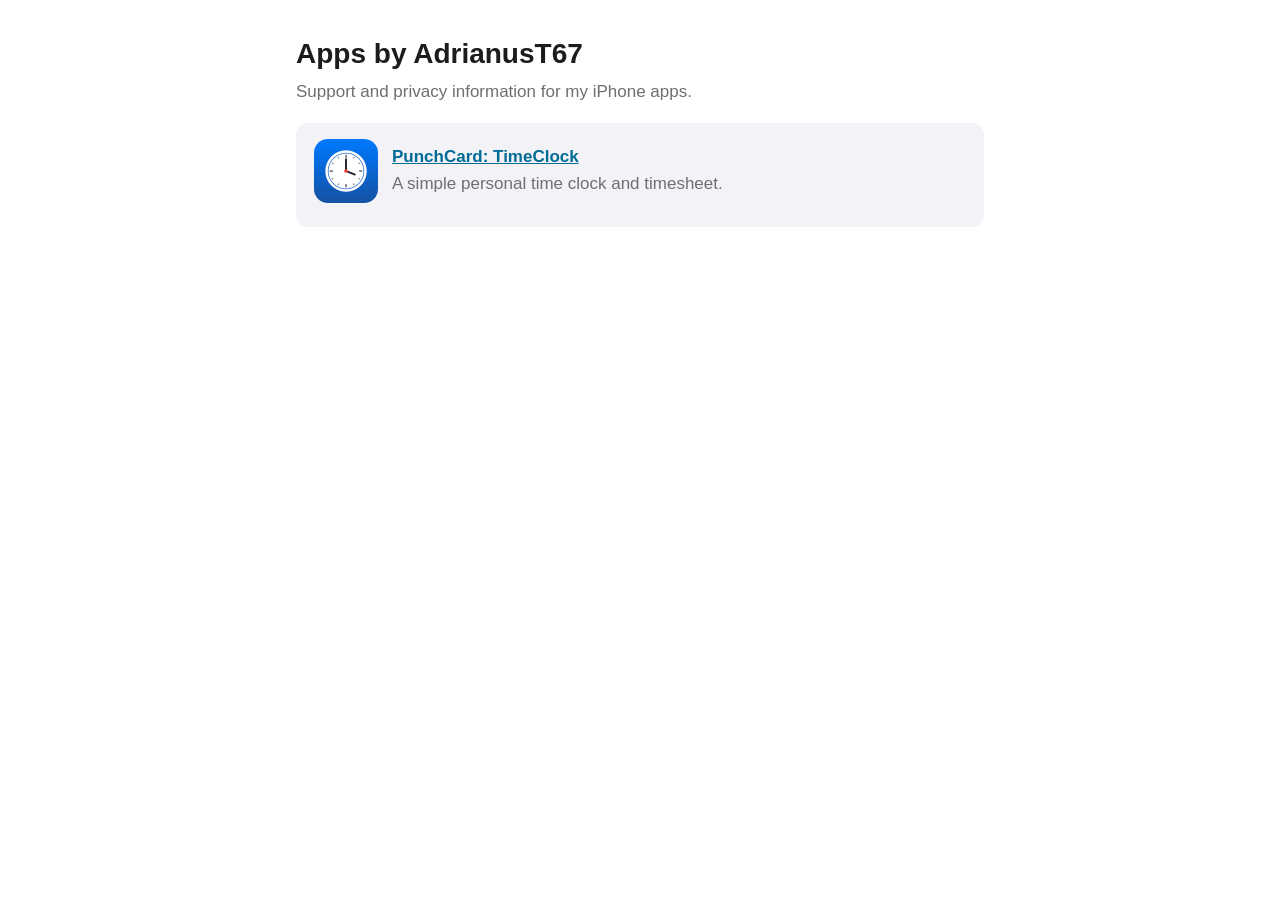
<file: index.html>
<!doctype html>
<html lang="en"><head><meta charset="utf-8"><meta name="viewport" content="width=device-width, initial-scale=1">
<title>Apps by AdrianusT67</title><link rel="stylesheet" href="style.css"></head>
<body><main>
<h1>Apps by AdrianusT67</h1>
<p class="lead">Support and privacy information for my iPhone apps.</p>
<div class="card">
  <header><img src="punchcard/icon.png" alt=""><div><a href="punchcard/">PunchCard: TimeClock</a><br><span style="color:var(--muted)">A simple personal time clock and timesheet.</span></div></header>
</div>
</main></body></html>
</file>
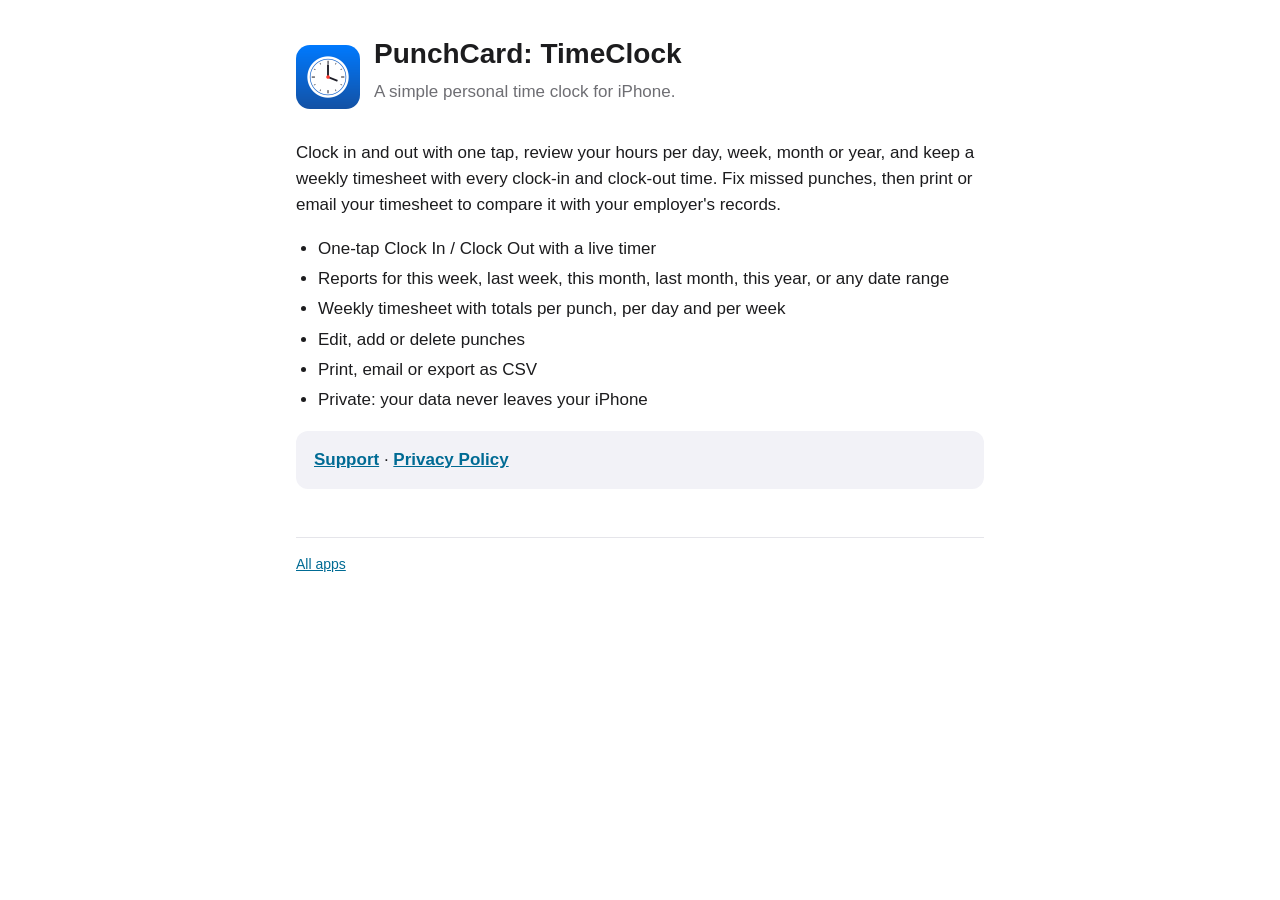
<file: punchcard/index.html>
<!doctype html>
<html lang="en"><head><meta charset="utf-8"><meta name="viewport" content="width=device-width, initial-scale=1">
<title>PunchCard: TimeClock</title><link rel="stylesheet" href="../style.css"></head>
<body><main>
<header><img src="icon.png" alt="PunchCard app icon"><div><h1>PunchCard: TimeClock</h1><p class="lead">A simple personal time clock for iPhone.</p></div></header>
<p>Clock in and out with one tap, review your hours per day, week, month or year, and keep a weekly timesheet with every clock-in and clock-out time. Fix missed punches, then print or email your timesheet to compare it with your employer's records.</p>
<ul>
  <li>One-tap Clock In / Clock Out with a live timer</li>
  <li>Reports for this week, last week, this month, last month, this year, or any date range</li>
  <li>Weekly timesheet with totals per punch, per day and per week</li>
  <li>Edit, add or delete punches</li>
  <li>Print, email or export as CSV</li>
  <li>Private: your data never leaves your iPhone</li>
</ul>
<div class="card"><a href="support.html">Support</a> · <a href="privacy.html">Privacy Policy</a></div>
<footer><a href="../">All apps</a></footer>
</main></body></html>
</file>
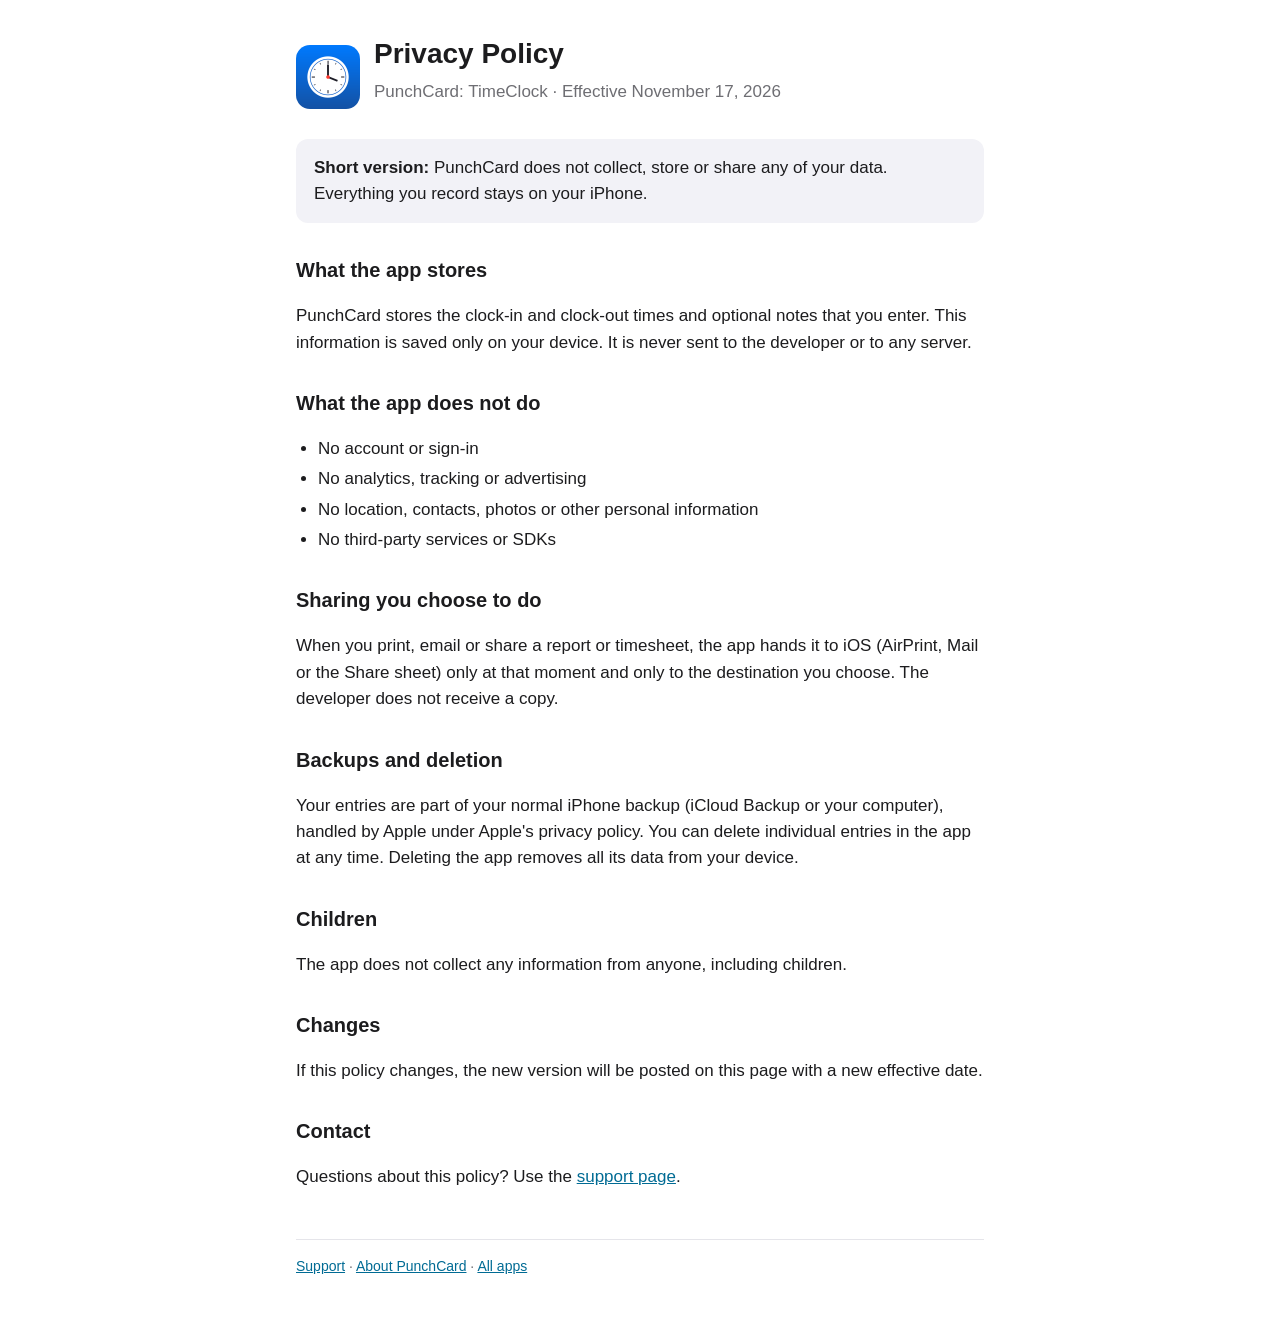
<file: punchcard/privacy.html>
<!doctype html>
<html lang="en"><head><meta charset="utf-8"><meta name="viewport" content="width=device-width, initial-scale=1">
<title>PunchCard Privacy Policy</title><link rel="stylesheet" href="../style.css"></head>
<body><main>
<header><img src="icon.png" alt=""><div><h1>Privacy Policy</h1><p class="lead">PunchCard: TimeClock · Effective November 17, 2026</p></div></header>

<div class="card"><strong>Short version:</strong> PunchCard does not collect, store or share any of your data. Everything you record stays on your iPhone.</div>

<h2>What the app stores</h2>
<p>PunchCard stores the clock-in and clock-out times and optional notes that you enter. This information is saved only on your device. It is never sent to the developer or to any server.</p>

<h2>What the app does not do</h2>
<ul>
  <li>No account or sign-in</li>
  <li>No analytics, tracking or advertising</li>
  <li>No location, contacts, photos or other personal information</li>
  <li>No third-party services or SDKs</li>
</ul>

<h2>Sharing you choose to do</h2>
<p>When you print, email or share a report or timesheet, the app hands it to iOS (AirPrint, Mail or the Share sheet) only at that moment and only to the destination you choose. The developer does not receive a copy.</p>

<h2>Backups and deletion</h2>
<p>Your entries are part of your normal iPhone backup (iCloud Backup or your computer), handled by Apple under Apple's privacy policy. You can delete individual entries in the app at any time. Deleting the app removes all its data from your device.</p>

<h2>Children</h2>
<p>The app does not collect any information from anyone, including children.</p>

<h2>Changes</h2>
<p>If this policy changes, the new version will be posted on this page with a new effective date.</p>

<h2>Contact</h2>
<p>Questions about this policy? Use the <a href="support.html">support page</a>.</p>

<footer><a href="support.html">Support</a> · <a href="./">About PunchCard</a> · <a href="../">All apps</a></footer>
</main></body></html>
</file>
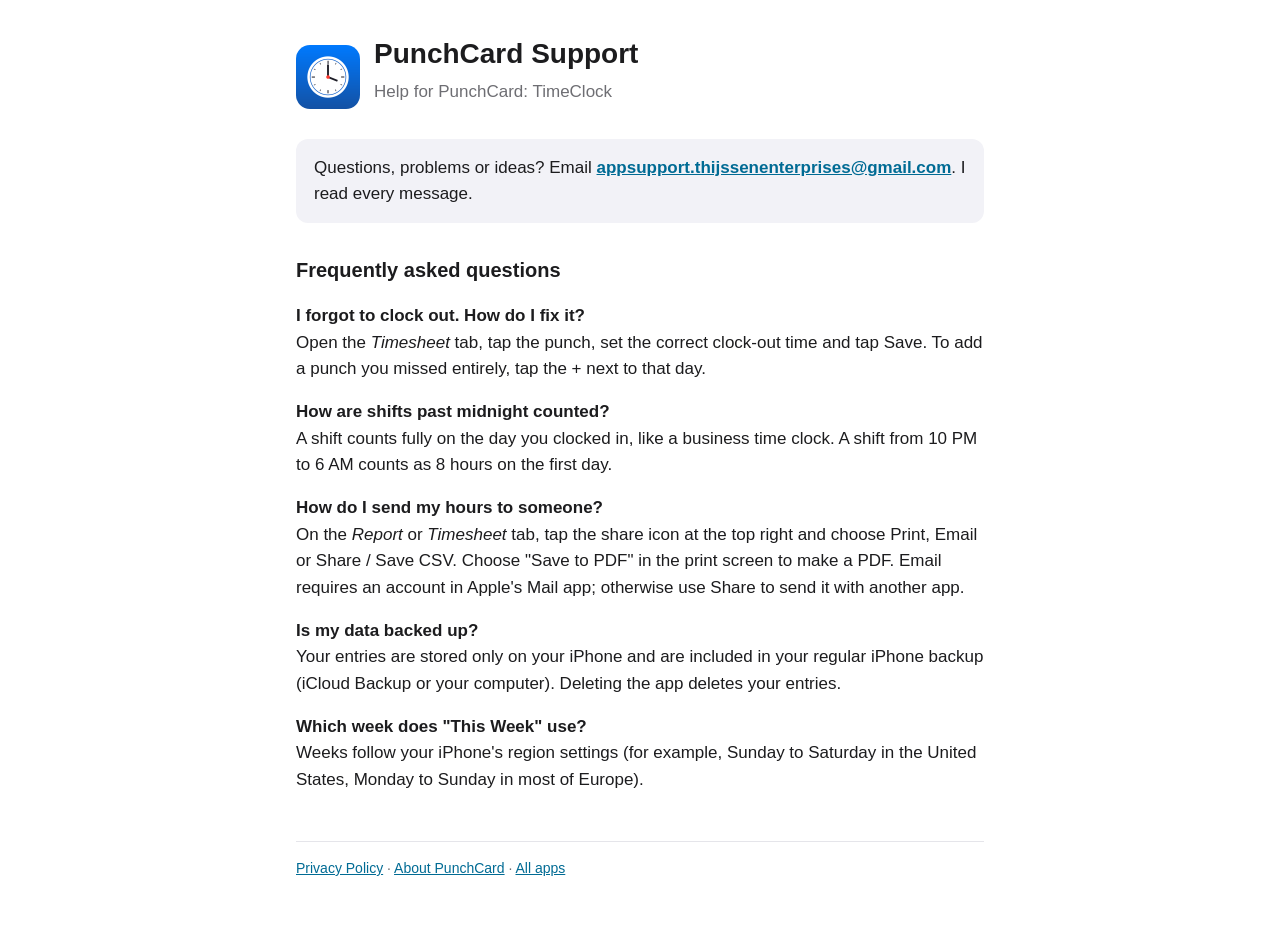
<file: punchcard/support.html>
<!doctype html>
<html lang="en"><head><meta charset="utf-8"><meta name="viewport" content="width=device-width, initial-scale=1">
<title>PunchCard Support</title><link rel="stylesheet" href="../style.css"></head>
<body><main>
<header><img src="icon.png" alt=""><div><h1>PunchCard Support</h1><p class="lead">Help for PunchCard: TimeClock</p></div></header>

<div class="card">Questions, problems or ideas? Email <a href="mailto:appsupport.thijssenenterprises@gmail.com?subject=PunchCard%20Support">appsupport.thijssenenterprises@gmail.com</a>. I read every message.</div>

<h2>Frequently asked questions</h2>
<p><strong>I forgot to clock out. How do I fix it?</strong><br>
Open the <em>Timesheet</em> tab, tap the punch, set the correct clock-out time and tap Save. To add a punch you missed entirely, tap the + next to that day.</p>

<p><strong>How are shifts past midnight counted?</strong><br>
A shift counts fully on the day you clocked in, like a business time clock. A shift from 10 PM to 6 AM counts as 8 hours on the first day.</p>

<p><strong>How do I send my hours to someone?</strong><br>
On the <em>Report</em> or <em>Timesheet</em> tab, tap the share icon at the top right and choose Print, Email or Share / Save CSV. Choose "Save to PDF" in the print screen to make a PDF. Email requires an account in Apple's Mail app; otherwise use Share to send it with another app.</p>

<p><strong>Is my data backed up?</strong><br>
Your entries are stored only on your iPhone and are included in your regular iPhone backup (iCloud Backup or your computer). Deleting the app deletes your entries.</p>

<p><strong>Which week does "This Week" use?</strong><br>
Weeks follow your iPhone's region settings (for example, Sunday to Saturday in the United States, Monday to Sunday in most of Europe).</p>

<footer><a href="privacy.html">Privacy Policy</a> · <a href="./">About PunchCard</a> · <a href="../">All apps</a></footer>
</main></body></html>
</file>
<file: style.css>
:root { --bg:#ffffff; --fg:#1c1c1e; --muted:#6e6e73; --accent:#006b94; --card:#f2f2f7; --line:#e5e5ea; }
@media (prefers-color-scheme: dark) { :root { --bg:#000; --fg:#f2f2f7; --muted:#a1a1a6; --accent:#4cc2ff; --card:#1c1c1e; --line:#38383a; } }
* { box-sizing: border-box; }
body { margin:0; background:var(--bg); color:var(--fg); font:17px/1.55 -apple-system, BlinkMacSystemFont, "Segoe UI", Helvetica, Arial, sans-serif; }
main { max-width:720px; margin:0 auto; padding:32px 16px 64px; }
header { display:flex; align-items:center; gap:14px; margin-bottom:8px; }
header img { width:64px; height:64px; border-radius:14px; }
h1 { font-size:28px; margin:0; } h2 { font-size:20px; margin-top:32px; }
p.lead { color:var(--muted); margin-top:4px; }
a { color:var(--accent); }
.card { background:var(--card); border-radius:12px; padding:16px 18px; margin:16px 0; }
.card a { font-weight:600; }
ul { padding-left:22px; } li { margin:4px 0; }
footer { margin-top:48px; padding-top:16px; border-top:1px solid var(--line); color:var(--muted); font-size:14px; }
</file>
